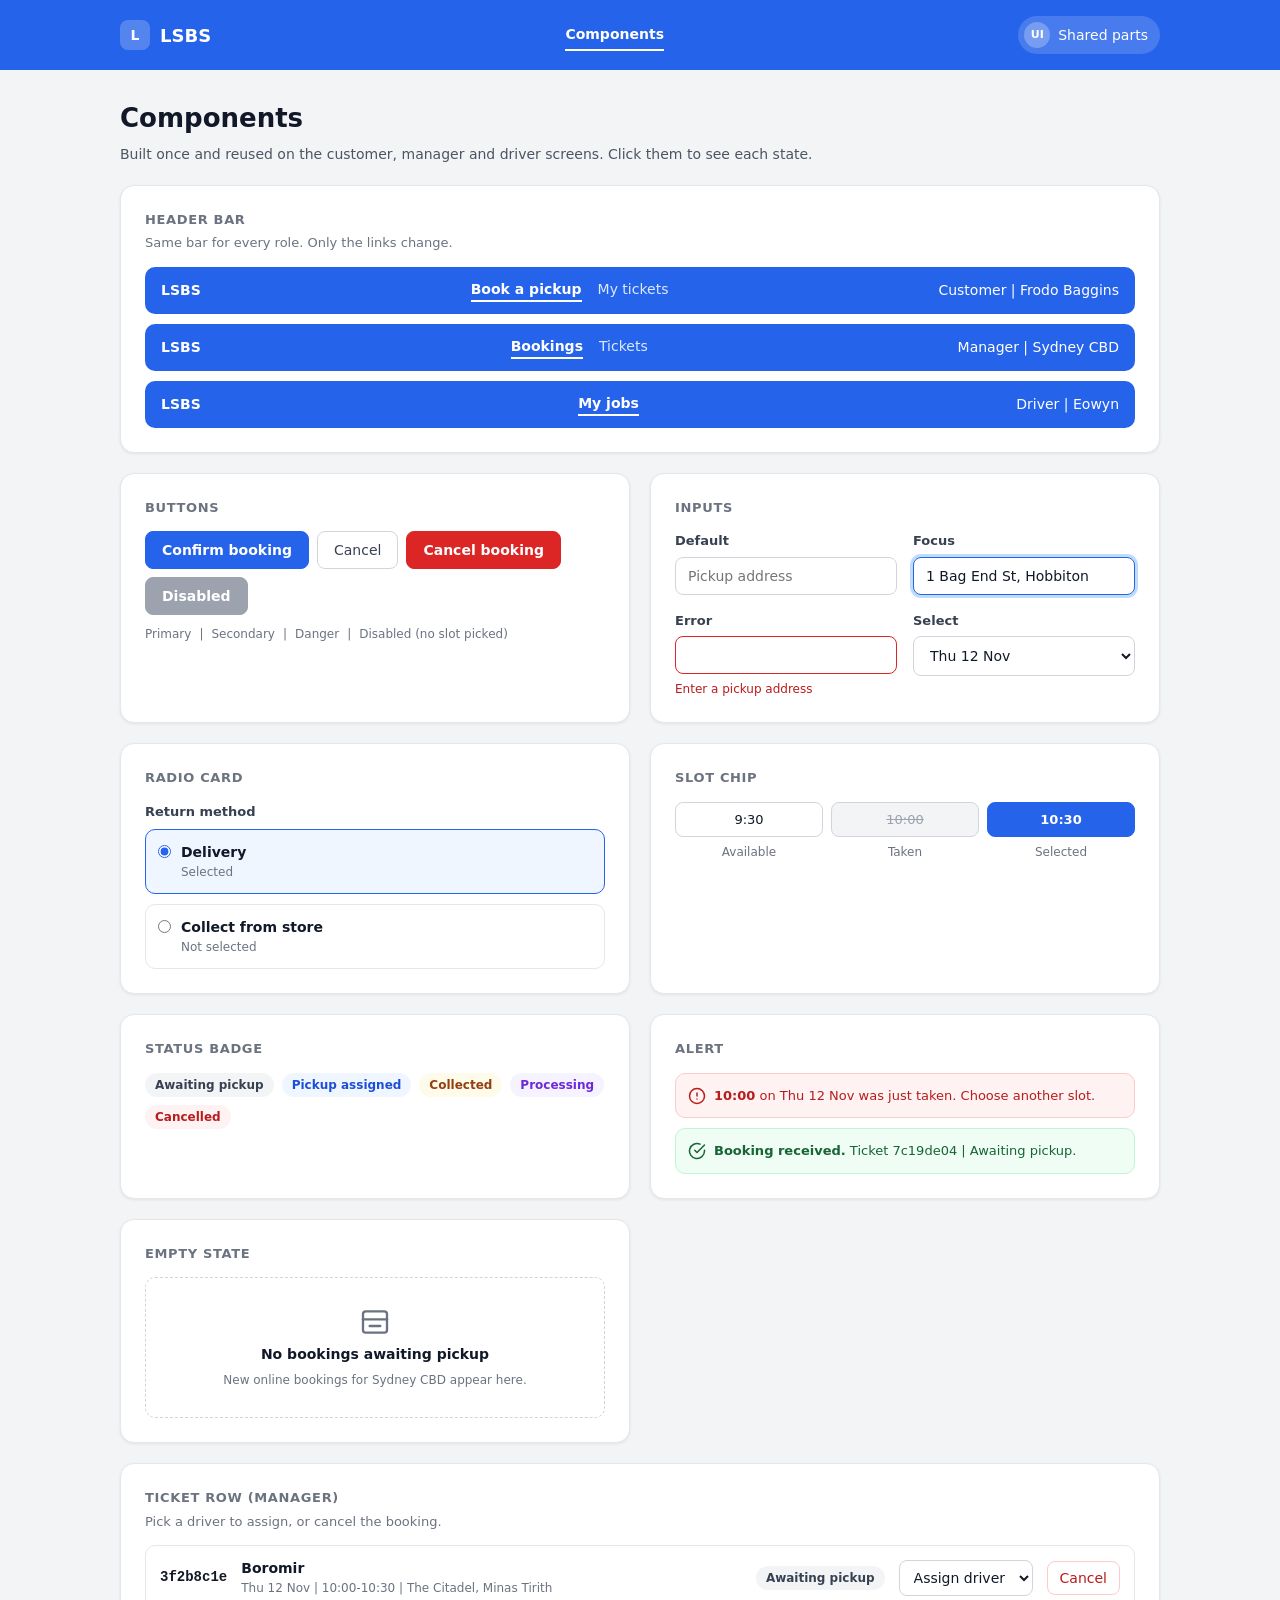
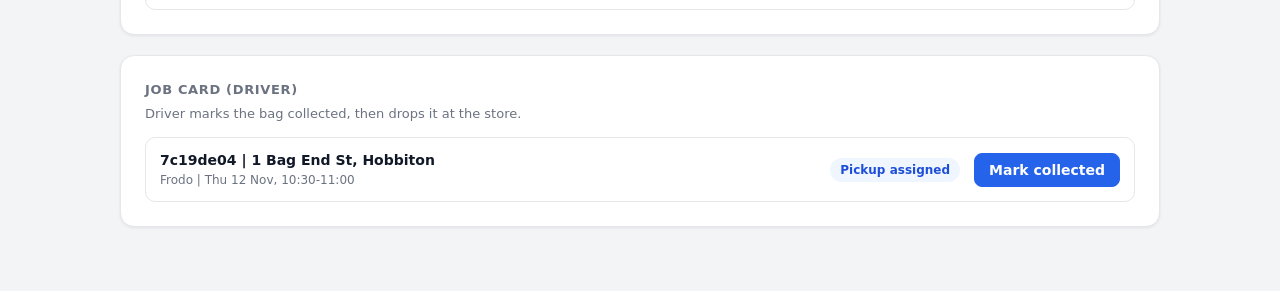
<file: docs/LSBS Hi-fi Components.html>
<!doctype html>
<html lang="en">
<head>
<meta charset="utf-8">
<meta name="viewport" content="width=device-width, initial-scale=1">
<title>Components | LSBS</title>
</head>
<body style="margin:0;font-family:system-ui,-apple-system,'Segoe UI',Roboto,Arial,sans-serif;background:#f3f4f6;color:#111827;line-height:1.5;">

<header style="background:#2563eb;color:#ffffff;padding:16px 24px;">
  <div style="max-width:1040px;margin:0 auto;display:flex;align-items:center;justify-content:space-between;gap:16px;flex-wrap:wrap;">
    <div style="display:flex;align-items:center;gap:10px;font-weight:700;font-size:18px;">
      <span aria-hidden="true" style="width:30px;height:30px;border-radius:8px;background:rgba(255,255,255,0.22);display:grid;place-items:center;font-size:14px;">L</span>
      <span>LSBS</span>
    </div>
    <nav aria-label="Main" style="display:flex;gap:20px;font-size:14px;">
      <a href="#top" aria-current="page" style="color:#ffffff;text-decoration:none;padding:4px 0;border-bottom:2px solid #ffffff;font-weight:600;">Components</a>
    </nav>
    <div style="display:flex;align-items:center;gap:8px;font-size:14px;background:rgba(255,255,255,0.16);padding:6px 12px 6px 6px;border-radius:999px;">
      <span aria-hidden="true" style="width:26px;height:26px;border-radius:50%;background:rgba(255,255,255,0.25);display:grid;place-items:center;font-size:11px;font-weight:700;">UI</span>
      <span>Shared parts</span>
    </div>
  </div>
</header>

<main id="top" style="max-width:1040px;margin:32px auto 64px;padding:0 20px;">
  <h1 style="margin:0 0 8px;font-size:26px;line-height:1.3;">Components</h1>
  <p style="margin:0 0 20px;color:#4b5563;font-size:14px;">Built once and reused on the customer, manager and driver screens. Click them to see each state.</p>

  <div style="display:grid;grid-template-columns:repeat(auto-fit,minmax(440px,1fr));gap:20px;">

    <!-- Header bar -->
    <section style="grid-column:1/-1;background:#ffffff;border:1px solid #e5e7eb;border-radius:14px;padding:24px;box-shadow:0 1px 3px rgba(17,24,39,0.08);">
      <h2 style="margin:0 0 4px;font-size:13px;font-weight:600;letter-spacing:0.05em;text-transform:uppercase;color:#6b7280;">Header bar</h2>
      <p style="margin:0 0 14px;font-size:13px;color:#6b7280;">Same bar for every role. Only the links change.</p>
      <div style="display:grid;gap:10px;">
        <div style="background:#2563eb;color:#ffffff;padding:12px 16px;border-radius:10px;display:flex;align-items:center;justify-content:space-between;gap:12px;flex-wrap:wrap;font-size:14px;">
          <strong>LSBS</strong>
          <span style="display:flex;gap:16px;"><span style="border-bottom:2px solid #ffffff;font-weight:600;">Book a pickup</span><span style="color:#dbeafe;">My tickets</span></span>
          <span>Customer | Frodo Baggins</span>
        </div>
        <div style="background:#2563eb;color:#ffffff;padding:12px 16px;border-radius:10px;display:flex;align-items:center;justify-content:space-between;gap:12px;flex-wrap:wrap;font-size:14px;">
          <strong>LSBS</strong>
          <span style="display:flex;gap:16px;"><span style="border-bottom:2px solid #ffffff;font-weight:600;">Bookings</span><span style="color:#dbeafe;">Tickets</span></span>
          <span>Manager | Sydney CBD</span>
        </div>
        <div style="background:#2563eb;color:#ffffff;padding:12px 16px;border-radius:10px;display:flex;align-items:center;justify-content:space-between;gap:12px;flex-wrap:wrap;font-size:14px;">
          <strong>LSBS</strong>
          <span style="display:flex;gap:16px;"><span style="border-bottom:2px solid #ffffff;font-weight:600;">My jobs</span></span>
          <span>Driver | Eowyn</span>
        </div>
      </div>
    </section>

    <!-- Buttons -->
    <section style="background:#ffffff;border:1px solid #e5e7eb;border-radius:14px;padding:24px;box-shadow:0 1px 3px rgba(17,24,39,0.08);">
      <h2 style="margin:0 0 14px;font-size:13px;font-weight:600;letter-spacing:0.05em;text-transform:uppercase;color:#6b7280;">Buttons</h2>
      <div style="display:flex;gap:8px;flex-wrap:wrap;margin-bottom:10px;">
        <button type="button" style="padding:10px 16px;border:1px solid #2563eb;border-radius:8px;background:#2563eb;color:#ffffff;font-size:14px;font-family:inherit;font-weight:600;cursor:pointer;">Confirm booking</button>
        <button type="button" style="padding:10px 16px;border:1px solid #d1d5db;border-radius:8px;background:#ffffff;color:#374151;font-size:14px;font-family:inherit;cursor:pointer;">Cancel</button>
        <button type="button" style="padding:10px 16px;border:1px solid #dc2626;border-radius:8px;background:#dc2626;color:#ffffff;font-size:14px;font-family:inherit;font-weight:600;cursor:pointer;">Cancel booking</button>
        <button type="button" disabled style="padding:10px 16px;border:1px solid #9ca3af;border-radius:8px;background:#9ca3af;color:#ffffff;font-size:14px;font-family:inherit;font-weight:600;cursor:not-allowed;">Disabled</button>
      </div>
      <div style="display:flex;gap:8px;flex-wrap:wrap;font-size:12px;color:#6b7280;">
        <span>Primary</span><span>|</span><span>Secondary</span><span>|</span><span>Danger</span><span>|</span><span>Disabled (no slot picked)</span>
      </div>
    </section>

    <!-- Inputs -->
    <section style="background:#ffffff;border:1px solid #e5e7eb;border-radius:14px;padding:24px;box-shadow:0 1px 3px rgba(17,24,39,0.08);">
      <h2 style="margin:0 0 14px;font-size:13px;font-weight:600;letter-spacing:0.05em;text-transform:uppercase;color:#6b7280;">Inputs</h2>
      <div style="display:grid;grid-template-columns:1fr 1fr;gap:16px;">
        <div>
          <label for="in-default" style="display:block;font-size:13px;font-weight:600;color:#374151;margin-bottom:6px;">Default</label>
          <input id="in-default" type="text" placeholder="Pickup address" style="width:100%;box-sizing:border-box;padding:10px 12px;border:1px solid #d1d5db;border-radius:8px;background:#ffffff;font-size:14px;font-family:inherit;color:#111827;">
        </div>
        <div>
          <label for="in-focus" style="display:block;font-size:13px;font-weight:600;color:#374151;margin-bottom:6px;">Focus</label>
          <input id="in-focus" type="text" value="1 Bag End St, Hobbiton" style="width:100%;box-sizing:border-box;padding:10px 12px;border:1px solid #2563eb;box-shadow:0 0 0 3px #bfdbfe;border-radius:8px;background:#ffffff;font-size:14px;font-family:inherit;color:#111827;outline:none;">
        </div>
        <div>
          <label for="in-error" style="display:block;font-size:13px;font-weight:600;color:#374151;margin-bottom:6px;">Error</label>
          <input id="in-error" type="text" aria-invalid="true" aria-describedby="in-error-msg" style="width:100%;box-sizing:border-box;padding:10px 12px;border:1px solid #dc2626;border-radius:8px;background:#ffffff;font-size:14px;font-family:inherit;color:#111827;">
          <span id="in-error-msg" style="display:block;margin-top:6px;font-size:12px;color:#b91c1c;">Enter a pickup address</span>
        </div>
        <div>
          <label for="in-select" style="display:block;font-size:13px;font-weight:600;color:#374151;margin-bottom:6px;">Select</label>
          <select id="in-select" style="width:100%;box-sizing:border-box;padding:10px 12px;border:1px solid #d1d5db;border-radius:8px;background:#ffffff;font-size:14px;font-family:inherit;color:#111827;">
            <option>Thu 12 Nov</option>
            <option>Fri 13 Nov</option>
          </select>
        </div>
      </div>
    </section>

    <!-- Radio cards -->
    <section style="background:#ffffff;border:1px solid #e5e7eb;border-radius:14px;padding:24px;box-shadow:0 1px 3px rgba(17,24,39,0.08);">
      <h2 style="margin:0 0 14px;font-size:13px;font-weight:600;letter-spacing:0.05em;text-transform:uppercase;color:#6b7280;">Radio card</h2>
      <fieldset style="border:0;padding:0;margin:0;">
        <legend style="padding:0;font-size:13px;font-weight:600;color:#374151;margin-bottom:8px;">Return method</legend>
        <div style="display:grid;gap:10px;">
          <label data-card style="display:flex;gap:10px;align-items:flex-start;padding:12px;border:1px solid #e5e7eb;border-radius:10px;background:#ffffff;cursor:pointer;">
            <input type="radio" name="demo-return" checked style="margin:3px 0 0;accent-color:#2563eb;">
            <span style="display:block;">
              <span style="display:block;font-size:14px;font-weight:600;">Delivery</span>
              <span style="display:block;font-size:12px;color:#6b7280;">Selected</span>
            </span>
          </label>
          <label data-card style="display:flex;gap:10px;align-items:flex-start;padding:12px;border:1px solid #e5e7eb;border-radius:10px;background:#ffffff;cursor:pointer;">
            <input type="radio" name="demo-return" style="margin:3px 0 0;accent-color:#2563eb;">
            <span style="display:block;">
              <span style="display:block;font-size:14px;font-weight:600;">Collect from store</span>
              <span style="display:block;font-size:12px;color:#6b7280;">Not selected</span>
            </span>
          </label>
        </div>
      </fieldset>
    </section>

    <!-- Slot chips -->
    <section style="background:#ffffff;border:1px solid #e5e7eb;border-radius:14px;padding:24px;box-shadow:0 1px 3px rgba(17,24,39,0.08);">
      <h2 style="margin:0 0 14px;font-size:13px;font-weight:600;letter-spacing:0.05em;text-transform:uppercase;color:#6b7280;">Slot chip</h2>
      <div id="slots" role="group" aria-label="Pickup slot" style="display:grid;grid-template-columns:repeat(3,1fr);gap:8px;">
        <button type="button" data-time="9:30" aria-pressed="false" style="padding:9px 4px;border:1px solid #d1d5db;border-radius:8px;background:#ffffff;color:#111827;font-size:13px;font-family:inherit;cursor:pointer;">9:30</button>
        <button type="button" data-time="10:00" data-taken aria-pressed="false" aria-label="10:00, taken" style="padding:9px 4px;border:1px solid #d1d5db;border-radius:8px;background:#f3f4f6;color:#9ca3af;font-size:13px;font-family:inherit;cursor:not-allowed;text-decoration:line-through;">10:00</button>
        <button type="button" data-time="10:30" aria-pressed="true" style="padding:9px 4px;border:1px solid #2563eb;border-radius:8px;background:#2563eb;color:#ffffff;font-size:13px;font-family:inherit;font-weight:600;cursor:pointer;">10:30</button>
      </div>
      <div style="display:grid;grid-template-columns:repeat(3,1fr);gap:8px;margin-top:6px;font-size:12px;color:#6b7280;text-align:center;">
        <span>Available</span><span>Taken</span><span>Selected</span>
      </div>
    </section>

    <!-- Status badges -->
    <section style="background:#ffffff;border:1px solid #e5e7eb;border-radius:14px;padding:24px;box-shadow:0 1px 3px rgba(17,24,39,0.08);">
      <h2 style="margin:0 0 14px;font-size:13px;font-weight:600;letter-spacing:0.05em;text-transform:uppercase;color:#6b7280;">Status badge</h2>
      <div style="display:flex;gap:8px;flex-wrap:wrap;">
        <span style="padding:3px 10px;border-radius:999px;background:#f3f4f6;color:#374151;font-size:12px;font-weight:600;">Awaiting pickup</span>
        <span style="padding:3px 10px;border-radius:999px;background:#eff6ff;color:#1d4ed8;font-size:12px;font-weight:600;">Pickup assigned</span>
        <span style="padding:3px 10px;border-radius:999px;background:#fffbeb;color:#92400e;font-size:12px;font-weight:600;">Collected</span>
        <span style="padding:3px 10px;border-radius:999px;background:#f5f3ff;color:#6d28d9;font-size:12px;font-weight:600;">Processing</span>
        <span style="padding:3px 10px;border-radius:999px;background:#fef2f2;color:#b91c1c;font-size:12px;font-weight:600;">Cancelled</span>
      </div>
    </section>

    <!-- Alerts -->
    <section style="background:#ffffff;border:1px solid #e5e7eb;border-radius:14px;padding:24px;box-shadow:0 1px 3px rgba(17,24,39,0.08);">
      <h2 style="margin:0 0 14px;font-size:13px;font-weight:600;letter-spacing:0.05em;text-transform:uppercase;color:#6b7280;">Alert</h2>
      <div role="alert" style="display:flex;align-items:flex-start;gap:8px;padding:12px;border:1px solid #fecaca;border-radius:10px;background:#fef2f2;color:#b91c1c;font-size:13px;margin-bottom:10px;">
        <svg aria-hidden="true" width="18" height="18" viewBox="0 0 24 24" fill="none" stroke="currentColor" stroke-width="2" stroke-linecap="round" stroke-linejoin="round" style="flex:none;margin-top:1px;"><circle cx="12" cy="12" r="10"></circle><line x1="12" y1="8" x2="12" y2="12"></line><line x1="12" y1="16" x2="12.01" y2="16"></line></svg>
        <span><strong id="err-time">10:00</strong> on Thu 12 Nov was just taken. Choose another slot.</span>
      </div>
      <div role="status" style="display:flex;align-items:flex-start;gap:8px;padding:12px;border:1px solid #bbf7d0;border-radius:10px;background:#f0fdf4;color:#166534;font-size:13px;">
        <svg aria-hidden="true" width="18" height="18" viewBox="0 0 24 24" fill="none" stroke="currentColor" stroke-width="2" stroke-linecap="round" stroke-linejoin="round" style="flex:none;margin-top:1px;"><path d="M22 11.08V12a10 10 0 1 1-5.93-9.14"></path><polyline points="22 4 12 14.01 9 11.01"></polyline></svg>
        <span><strong>Booking received.</strong> Ticket 7c19de04 | Awaiting pickup.</span>
      </div>
    </section>

    <!-- Empty state -->
    <section style="background:#ffffff;border:1px solid #e5e7eb;border-radius:14px;padding:24px;box-shadow:0 1px 3px rgba(17,24,39,0.08);">
      <h2 style="margin:0 0 14px;font-size:13px;font-weight:600;letter-spacing:0.05em;text-transform:uppercase;color:#6b7280;">Empty state</h2>
      <div style="display:flex;flex-direction:column;align-items:center;gap:6px;padding:28px 20px;border:1px dashed #d1d5db;border-radius:10px;text-align:center;">
        <svg aria-hidden="true" width="32" height="32" viewBox="0 0 24 24" fill="none" stroke="#6b7280" stroke-width="1.75" stroke-linecap="round" stroke-linejoin="round"><rect x="3" y="4" width="18" height="16" rx="2"></rect><line x1="3" y1="10" x2="21" y2="10"></line><line x1="8" y1="15" x2="16" y2="15"></line></svg>
        <span style="font-size:14px;font-weight:600;">No bookings awaiting pickup</span>
        <span style="font-size:12px;color:#6b7280;">New online bookings for Sydney CBD appear here.</span>
      </div>
    </section>

    <!-- Ticket row (manager) -->
    <section style="grid-column:1/-1;background:#ffffff;border:1px solid #e5e7eb;border-radius:14px;padding:24px;box-shadow:0 1px 3px rgba(17,24,39,0.08);">
      <h2 style="margin:0 0 4px;font-size:13px;font-weight:600;letter-spacing:0.05em;text-transform:uppercase;color:#6b7280;">Ticket row (manager)</h2>
      <p style="margin:0 0 14px;font-size:13px;color:#6b7280;">Pick a driver to assign, or cancel the booking.</p>
      <div id="m-row" style="display:flex;align-items:center;gap:14px;flex-wrap:wrap;padding:12px 14px;border:1px solid #e5e7eb;border-radius:10px;font-size:14px;">
        <span style="font-family:ui-monospace,Menlo,Consolas,monospace;font-weight:600;">3f2b8c1e</span>
        <span style="flex:1 1 200px;min-width:0;">
          <span style="display:block;font-weight:600;">Boromir</span>
          <span style="display:block;font-size:12px;color:#6b7280;">Thu 12 Nov | 10:00-10:30 | The Citadel, Minas Tirith</span>
        </span>
        <span id="m-badge" style="padding:3px 10px;border-radius:999px;background:#f3f4f6;color:#374151;font-size:12px;font-weight:600;">Awaiting pickup</span>
        <select id="m-driver" aria-label="Assign driver" style="padding:8px 10px;border:1px solid #d1d5db;border-radius:8px;background:#ffffff;font-size:14px;font-family:inherit;color:#111827;">
          <option value="">Assign driver</option>
          <option value="Eowyn">Eowyn</option>
        </select>
        <button type="button" id="m-cancel" style="padding:8px 12px;border:1px solid #fecaca;border-radius:8px;background:#ffffff;color:#b91c1c;font-size:14px;font-family:inherit;cursor:pointer;">Cancel</button>
      </div>
    </section>

    <!-- Job card (driver) -->
    <section style="grid-column:1/-1;background:#ffffff;border:1px solid #e5e7eb;border-radius:14px;padding:24px;box-shadow:0 1px 3px rgba(17,24,39,0.08);">
      <h2 style="margin:0 0 4px;font-size:13px;font-weight:600;letter-spacing:0.05em;text-transform:uppercase;color:#6b7280;">Job card (driver)</h2>
      <p style="margin:0 0 14px;font-size:13px;color:#6b7280;">Driver marks the bag collected, then drops it at the store.</p>
      <div style="display:flex;align-items:center;gap:14px;flex-wrap:wrap;padding:12px 14px;border:1px solid #e5e7eb;border-radius:10px;font-size:14px;">
        <span style="flex:1 1 200px;min-width:0;">
          <span style="display:block;font-weight:600;">7c19de04 | 1 Bag End St, Hobbiton</span>
          <span style="display:block;font-size:12px;color:#6b7280;">Frodo | Thu 12 Nov, 10:30-11:00</span>
        </span>
        <span id="d-badge" style="padding:3px 10px;border-radius:999px;background:#eff6ff;color:#1d4ed8;font-size:12px;font-weight:600;">Pickup assigned</span>
        <button type="button" id="d-action" style="padding:8px 14px;border:1px solid #2563eb;border-radius:8px;background:#2563eb;color:#ffffff;font-size:14px;font-family:inherit;font-weight:600;cursor:pointer;">Mark collected</button>
      </div>
    </section>

  </div>
</main>

<script>
(function () {
  var badges = {
    'Awaiting pickup': ['#f3f4f6', '#374151'],
    'Pickup assigned': ['#eff6ff', '#1d4ed8'],
    'Collected': ['#fffbeb', '#92400e'],
    'Processing': ['#f5f3ff', '#6d28d9'],
    'Cancelled': ['#fef2f2', '#b91c1c']
  };

  function setBadge(el, status) {
    el.textContent = status;
    el.style.background = badges[status][0];
    el.style.color = badges[status][1];
  }

  // Radio cards
  var cards = document.querySelectorAll('label[data-card]');
  function paintCards() {
    cards.forEach(function (label) {
      var on = label.querySelector('input').checked;
      label.style.borderColor = on ? '#2563eb' : '#e5e7eb';
      label.style.background = on ? '#eff6ff' : '#ffffff';
    });
  }
  cards.forEach(function (label) {
    label.querySelector('input').addEventListener('change', paintCards);
  });
  paintCards();

  // Slot chips
  var slots = document.querySelectorAll('#slots button');
  var errTime = document.getElementById('err-time');
  slots.forEach(function (b) {
    b.addEventListener('click', function () {
      if (b.hasAttribute('data-taken')) {
        errTime.textContent = b.getAttribute('data-time');
        return;
      }
      slots.forEach(function (o) {
        if (o.hasAttribute('data-taken')) return;
        var on = o === b;
        o.setAttribute('aria-pressed', on ? 'true' : 'false');
        o.style.background = on ? '#2563eb' : '#ffffff';
        o.style.color = on ? '#ffffff' : '#111827';
        o.style.borderColor = on ? '#2563eb' : '#d1d5db';
        o.style.fontWeight = on ? '600' : '400';
      });
    });
  });

  // Manager ticket row
  var mBadge = document.getElementById('m-badge');
  var mDriver = document.getElementById('m-driver');
  var mCancel = document.getElementById('m-cancel');
  mDriver.addEventListener('change', function () {
    setBadge(mBadge, mDriver.value ? 'Pickup assigned' : 'Awaiting pickup');
  });
  mCancel.addEventListener('click', function () {
    setBadge(mBadge, 'Cancelled');
    mDriver.disabled = true;
    mCancel.disabled = true;
    mCancel.style.cursor = 'not-allowed';
    mCancel.style.opacity = '0.5';
  });

  // Driver job card
  var dBadge = document.getElementById('d-badge');
  var dAction = document.getElementById('d-action');
  dAction.addEventListener('click', function () {
    if (dBadge.textContent === 'Pickup assigned') {
      setBadge(dBadge, 'Collected');
      dAction.textContent = 'Drop at store';
    } else if (dBadge.textContent === 'Collected') {
      setBadge(dBadge, 'Processing');
      dAction.textContent = 'Done';
      dAction.disabled = true;
      dAction.style.background = '#9ca3af';
      dAction.style.borderColor = '#9ca3af';
      dAction.style.cursor = 'not-allowed';
    }
  });
})();
</script>

</body>
</html>
</file>
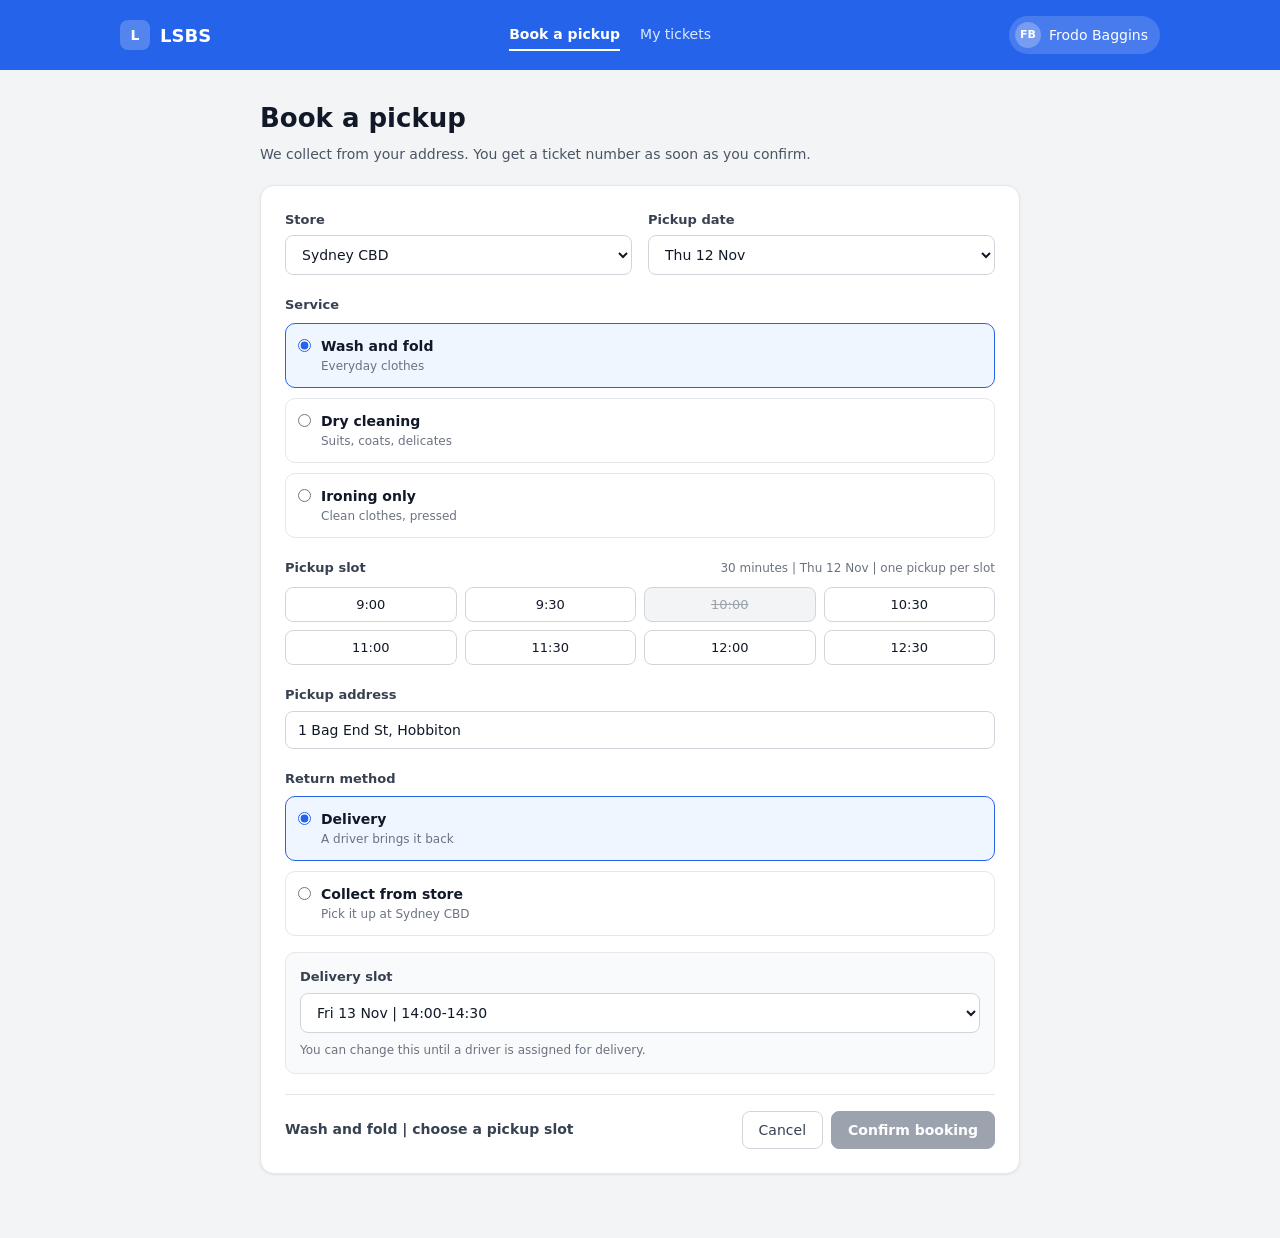
<file: docs/LSBS Hi-fi Wireframe Customer.html>
<!doctype html>
<html lang="en">
<head>
<meta charset="utf-8">
<meta name="viewport" content="width=device-width, initial-scale=1">
<title>Book a pickup | LSBS</title>
</head>
<body style="margin:0;font-family:system-ui,-apple-system,'Segoe UI',Roboto,Arial,sans-serif;background:#f3f4f6;color:#111827;line-height:1.5;">

<header style="background:#2563eb;color:#ffffff;padding:16px 24px;">
  <div style="max-width:1040px;margin:0 auto;display:flex;align-items:center;justify-content:space-between;gap:16px;flex-wrap:wrap;">
    <div style="display:flex;align-items:center;gap:10px;font-weight:700;font-size:18px;">
      <span aria-hidden="true" style="width:30px;height:30px;border-radius:8px;background:rgba(255,255,255,0.22);display:grid;place-items:center;font-size:14px;">L</span>
      <span>LSBS</span>
    </div>
    <nav aria-label="Main" style="display:flex;gap:20px;font-size:14px;">
      <a href="#book" aria-current="page" style="color:#ffffff;text-decoration:none;padding:4px 0;border-bottom:2px solid #ffffff;font-weight:600;">Book a pickup</a>
      <a href="#book" style="color:#dbeafe;text-decoration:none;padding:4px 0;border-bottom:2px solid transparent;">My tickets</a>
    </nav>
    <div style="display:flex;align-items:center;gap:8px;font-size:14px;background:rgba(255,255,255,0.16);padding:6px 12px 6px 6px;border-radius:999px;">
      <span aria-hidden="true" style="width:26px;height:26px;border-radius:50%;background:rgba(255,255,255,0.25);display:grid;place-items:center;font-size:11px;font-weight:700;">FB</span>
      <span>Frodo Baggins</span>
    </div>
  </div>
</header>

<main id="book" style="max-width:760px;margin:32px auto 64px;padding:0 20px;">
  <h1 style="margin:0 0 8px;font-size:26px;line-height:1.3;">Book a pickup</h1>
  <p style="margin:0 0 20px;color:#4b5563;font-size:14px;">We collect from your address. You get a ticket number as soon as you confirm.</p>

  <div style="background:#ffffff;border:1px solid #e5e7eb;border-radius:14px;padding:24px;box-shadow:0 1px 3px rgba(17,24,39,0.08);">

    <div style="display:grid;grid-template-columns:1fr 1fr;gap:16px;margin-bottom:20px;">
      <div>
        <label for="store" style="display:block;font-size:13px;font-weight:600;color:#374151;margin-bottom:6px;">Store</label>
        <select id="store" style="width:100%;box-sizing:border-box;padding:10px 12px;border:1px solid #d1d5db;border-radius:8px;background:#ffffff;font-size:14px;font-family:inherit;color:#111827;">
          <option>Sydney CBD</option>
        </select>
      </div>
      <div>
        <label for="date" style="display:block;font-size:13px;font-weight:600;color:#374151;margin-bottom:6px;">Pickup date</label>
        <select id="date" style="width:100%;box-sizing:border-box;padding:10px 12px;border:1px solid #d1d5db;border-radius:8px;background:#ffffff;font-size:14px;font-family:inherit;color:#111827;">
          <option>Thu 12 Nov</option>
          <option>Fri 13 Nov</option>
          <option>Sat 14 Nov</option>
        </select>
      </div>
    </div>

    <fieldset style="border:0;padding:0;margin:0 0 20px;">
      <legend style="padding:0;font-size:13px;font-weight:600;color:#374151;margin-bottom:8px;">Service</legend>
      <div style="display:grid;gap:10px;">
        <label data-card style="display:flex;gap:10px;align-items:flex-start;padding:12px;border:1px solid #e5e7eb;border-radius:10px;background:#ffffff;cursor:pointer;">
          <input type="radio" name="service" value="wash" data-name="Wash and fold" checked style="margin:3px 0 0;accent-color:#2563eb;">
          <span style="display:block;">
            <span style="display:block;font-size:14px;font-weight:600;">Wash and fold</span>
            <span style="display:block;font-size:12px;color:#6b7280;">Everyday clothes</span>
          </span>
        </label>
        <label data-card style="display:flex;gap:10px;align-items:flex-start;padding:12px;border:1px solid #e5e7eb;border-radius:10px;background:#ffffff;cursor:pointer;">
          <input type="radio" name="service" value="dry" data-name="Dry cleaning" style="margin:3px 0 0;accent-color:#2563eb;">
          <span style="display:block;">
            <span style="display:block;font-size:14px;font-weight:600;">Dry cleaning</span>
            <span style="display:block;font-size:12px;color:#6b7280;">Suits, coats, delicates</span>
          </span>
        </label>
        <label data-card style="display:flex;gap:10px;align-items:flex-start;padding:12px;border:1px solid #e5e7eb;border-radius:10px;background:#ffffff;cursor:pointer;">
          <input type="radio" name="service" value="iron" data-name="Ironing only" style="margin:3px 0 0;accent-color:#2563eb;">
          <span style="display:block;">
            <span style="display:block;font-size:14px;font-weight:600;">Ironing only</span>
            <span style="display:block;font-size:12px;color:#6b7280;">Clean clothes, pressed</span>
          </span>
        </label>
      </div>
    </fieldset>

    <div style="margin-bottom:20px;">
      <div style="display:flex;align-items:baseline;justify-content:space-between;gap:12px;flex-wrap:wrap;margin-bottom:10px;">
        <span id="slot-label" style="font-size:13px;font-weight:600;color:#374151;">Pickup slot</span>
        <span id="slot-hint" style="font-size:12px;color:#6b7280;">30 minutes | Thu 12 Nov | one pickup per slot</span>
      </div>

      <div id="slots" role="group" aria-labelledby="slot-label" style="display:grid;grid-template-columns:repeat(4,1fr);gap:8px;">
        <button type="button" data-time="9:00" aria-pressed="false" aria-label="9:00" style="padding:9px 4px;border:1px solid #d1d5db;border-radius:8px;background:#ffffff;color:#111827;font-size:13px;font-family:inherit;cursor:pointer;">9:00</button>
        <button type="button" data-time="9:30" aria-pressed="false" aria-label="9:30" style="padding:9px 4px;border:1px solid #d1d5db;border-radius:8px;background:#ffffff;color:#111827;font-size:13px;font-family:inherit;cursor:pointer;">9:30</button>
        <button type="button" data-time="10:00" aria-pressed="false" aria-label="10:00, taken" style="padding:9px 4px;border:1px solid #d1d5db;border-radius:8px;background:#f3f4f6;color:#9ca3af;font-size:13px;font-family:inherit;cursor:not-allowed;text-decoration:line-through;">10:00</button>
        <button type="button" data-time="10:30" aria-pressed="false" aria-label="10:30" style="padding:9px 4px;border:1px solid #d1d5db;border-radius:8px;background:#ffffff;color:#111827;font-size:13px;font-family:inherit;cursor:pointer;">10:30</button>
        <button type="button" data-time="11:00" aria-pressed="false" aria-label="11:00" style="padding:9px 4px;border:1px solid #d1d5db;border-radius:8px;background:#ffffff;color:#111827;font-size:13px;font-family:inherit;cursor:pointer;">11:00</button>
        <button type="button" data-time="11:30" aria-pressed="false" aria-label="11:30" style="padding:9px 4px;border:1px solid #d1d5db;border-radius:8px;background:#ffffff;color:#111827;font-size:13px;font-family:inherit;cursor:pointer;">11:30</button>
        <button type="button" data-time="12:00" aria-pressed="false" aria-label="12:00" style="padding:9px 4px;border:1px solid #d1d5db;border-radius:8px;background:#ffffff;color:#111827;font-size:13px;font-family:inherit;cursor:pointer;">12:00</button>
        <button type="button" data-time="12:30" aria-pressed="false" aria-label="12:30" style="padding:9px 4px;border:1px solid #d1d5db;border-radius:8px;background:#ffffff;color:#111827;font-size:13px;font-family:inherit;cursor:pointer;">12:30</button>
      </div>

      <div id="slot-error" role="alert" style="display:none;margin-top:12px;align-items:flex-start;gap:8px;padding:12px;border:1px solid #fecaca;border-radius:10px;background:#fef2f2;color:#b91c1c;font-size:13px;">
        <svg aria-hidden="true" width="18" height="18" viewBox="0 0 24 24" fill="none" stroke="currentColor" stroke-width="2" stroke-linecap="round" stroke-linejoin="round" style="flex:none;margin-top:1px;"><circle cx="12" cy="12" r="10"></circle><line x1="12" y1="8" x2="12" y2="12"></line><line x1="12" y1="16" x2="12.01" y2="16"></line></svg>
        <span><strong id="slot-error-time">10:00</strong> on <span id="slot-error-date">Thu 12 Nov</span> was just taken. Choose another slot.</span>
      </div>
    </div>

    <div style="margin-bottom:20px;">
      <label for="address" style="display:block;font-size:13px;font-weight:600;color:#374151;margin-bottom:6px;">Pickup address</label>
      <input id="address" type="text" value="1 Bag End St, Hobbiton" style="width:100%;box-sizing:border-box;padding:10px 12px;border:1px solid #d1d5db;border-radius:8px;background:#ffffff;font-size:14px;font-family:inherit;color:#111827;">
    </div>

    <fieldset style="border:0;padding:0;margin:0 0 20px;">
      <legend style="padding:0;font-size:13px;font-weight:600;color:#374151;margin-bottom:8px;">Return method</legend>
      <div style="display:grid;gap:10px;">
        <label data-card style="display:flex;gap:10px;align-items:flex-start;padding:12px;border:1px solid #e5e7eb;border-radius:10px;background:#ffffff;cursor:pointer;">
          <input type="radio" name="return" value="delivery" checked style="margin:3px 0 0;accent-color:#2563eb;">
          <span style="display:block;">
            <span style="display:block;font-size:14px;font-weight:600;">Delivery</span>
            <span style="display:block;font-size:12px;color:#6b7280;">A driver brings it back</span>
          </span>
        </label>
        <label data-card style="display:flex;gap:10px;align-items:flex-start;padding:12px;border:1px solid #e5e7eb;border-radius:10px;background:#ffffff;cursor:pointer;">
          <input type="radio" name="return" value="collect" style="margin:3px 0 0;accent-color:#2563eb;">
          <span style="display:block;">
            <span style="display:block;font-size:14px;font-weight:600;">Collect from store</span>
            <span style="display:block;font-size:12px;color:#6b7280;">Pick it up at Sydney CBD</span>
          </span>
        </label>
      </div>

      <div id="delivery-block" style="margin-top:16px;padding:14px;border:1px solid #e5e7eb;border-radius:10px;background:#f9fafb;">
        <label for="delivery" style="display:block;font-size:13px;font-weight:600;color:#374151;margin-bottom:6px;">Delivery slot</label>
        <select id="delivery" style="width:100%;box-sizing:border-box;padding:10px 12px;border:1px solid #d1d5db;border-radius:8px;background:#ffffff;font-size:14px;font-family:inherit;color:#111827;">
          <option>Fri 13 Nov | 14:00-14:30</option>
          <option>Fri 13 Nov | 14:30-15:00</option>
          <option>Fri 13 Nov | 15:00-15:30</option>
        </select>
        <span style="display:block;margin-top:8px;font-size:12px;color:#6b7280;">You can change this until a driver is assigned for delivery.</span>
      </div>
    </fieldset>

    <div id="slot-ok" role="status" style="display:none;margin-bottom:20px;align-items:flex-start;gap:8px;padding:12px;border:1px solid #bbf7d0;border-radius:10px;background:#f0fdf4;color:#166534;font-size:13px;">
      <svg aria-hidden="true" width="18" height="18" viewBox="0 0 24 24" fill="none" stroke="currentColor" stroke-width="2" stroke-linecap="round" stroke-linejoin="round" style="flex:none;margin-top:1px;"><path d="M22 11.08V12a10 10 0 1 1-5.93-9.14"></path><polyline points="22 4 12 14.01 9 11.01"></polyline></svg>
      <span><strong>Booking received.</strong> Ticket 7c19de04 | Awaiting pickup. A manager will assign a driver. <a href="#book" style="color:#15803d;">Track my ticket</a></span>
    </div>

    <div style="display:flex;align-items:center;justify-content:space-between;gap:12px;flex-wrap:wrap;border-top:1px solid #e5e7eb;padding-top:16px;">
      <span id="summary" style="font-size:14px;font-weight:600;color:#374151;">Wash and fold | choose a pickup slot</span>
      <div style="display:flex;gap:8px;">
        <button type="button" id="cancel" style="padding:10px 16px;border:1px solid #d1d5db;border-radius:8px;background:#ffffff;color:#374151;font-size:14px;font-family:inherit;cursor:pointer;">Cancel</button>
        <button type="button" id="confirm" disabled style="padding:10px 16px;border:1px solid #9ca3af;border-radius:8px;background:#9ca3af;color:#ffffff;font-size:14px;font-family:inherit;font-weight:600;cursor:not-allowed;">Confirm booking</button>
      </div>
    </div>

  </div>
</main>

<script>
(function () {
  var taken = { '10:00': true };
  var date = document.getElementById('date');
  var hint = document.getElementById('slot-hint');
  var summary = document.getElementById('summary');
  var confirmBtn = document.getElementById('confirm');
  var cancelBtn = document.getElementById('cancel');
  var errorBox = document.getElementById('slot-error');
  var errorTime = document.getElementById('slot-error-time');
  var errorDate = document.getElementById('slot-error-date');
  var okBox = document.getElementById('slot-ok');
  var deliveryBlock = document.getElementById('delivery-block');
  var slots = document.querySelectorAll('#slots button');
  var cards = document.querySelectorAll('label[data-card]');
  var slot = null;

  function paint() {
    cards.forEach(function (label) {
      var on = label.querySelector('input').checked;
      label.style.borderColor = on ? '#2563eb' : '#e5e7eb';
      label.style.background = on ? '#eff6ff' : '#ffffff';
    });

    slots.forEach(function (b) {
      var t = b.getAttribute('data-time');
      var isTaken = taken[t] === true;
      var isOn = slot === t;
      b.setAttribute('aria-pressed', isOn ? 'true' : 'false');
      b.style.background = isTaken ? '#f3f4f6' : (isOn ? '#2563eb' : '#ffffff');
      b.style.color = isTaken ? '#9ca3af' : (isOn ? '#ffffff' : '#111827');
      b.style.borderColor = isOn ? '#2563eb' : '#d1d5db';
      b.style.textDecoration = isTaken ? 'line-through' : 'none';
      b.style.cursor = isTaken ? 'not-allowed' : 'pointer';
      b.style.fontWeight = isOn ? '600' : '400';
    });

    var svc = document.querySelector('input[name="service"]:checked');
    summary.textContent = slot
      ? svc.getAttribute('data-name') + ' | pickup ' + slot + ', ' + date.value
      : svc.getAttribute('data-name') + ' | choose a pickup slot';

    confirmBtn.disabled = !slot;
    confirmBtn.style.background = slot ? '#2563eb' : '#9ca3af';
    confirmBtn.style.borderColor = slot ? '#2563eb' : '#9ca3af';
    confirmBtn.style.cursor = slot ? 'pointer' : 'not-allowed';

    deliveryBlock.style.display = document.querySelector('input[name="return"]:checked').value === 'delivery' ? 'block' : 'none';
    hint.textContent = '30 minutes | ' + date.value + ' | one pickup per slot';
  }

  slots.forEach(function (b) {
    b.addEventListener('click', function () {
      var t = b.getAttribute('data-time');
      if (taken[t] === true) {
        slot = null;
        errorTime.textContent = t;
        errorDate.textContent = date.value;
        errorBox.style.display = 'flex';
        okBox.style.display = 'none';
      } else {
        slot = t;
        errorBox.style.display = 'none';
      }
      paint();
    });
  });

  cards.forEach(function (label) {
    label.querySelector('input').addEventListener('change', paint);
  });

  date.addEventListener('change', paint);

  confirmBtn.addEventListener('click', function () {
    if (!slot) return;
    okBox.style.display = 'flex';
    okBox.scrollIntoView({ block: 'nearest' });
  });

  cancelBtn.addEventListener('click', function () {
    slot = null;
    document.querySelector('input[name="service"][value="wash"]').checked = true;
    document.querySelector('input[name="return"][value="delivery"]').checked = true;
    document.getElementById('address').value = '1 Bag End St, Hobbiton';
    errorBox.style.display = 'none';
    okBox.style.display = 'none';
    paint();
  });

  paint();
})();
</script>

</body>
</html>
</file>
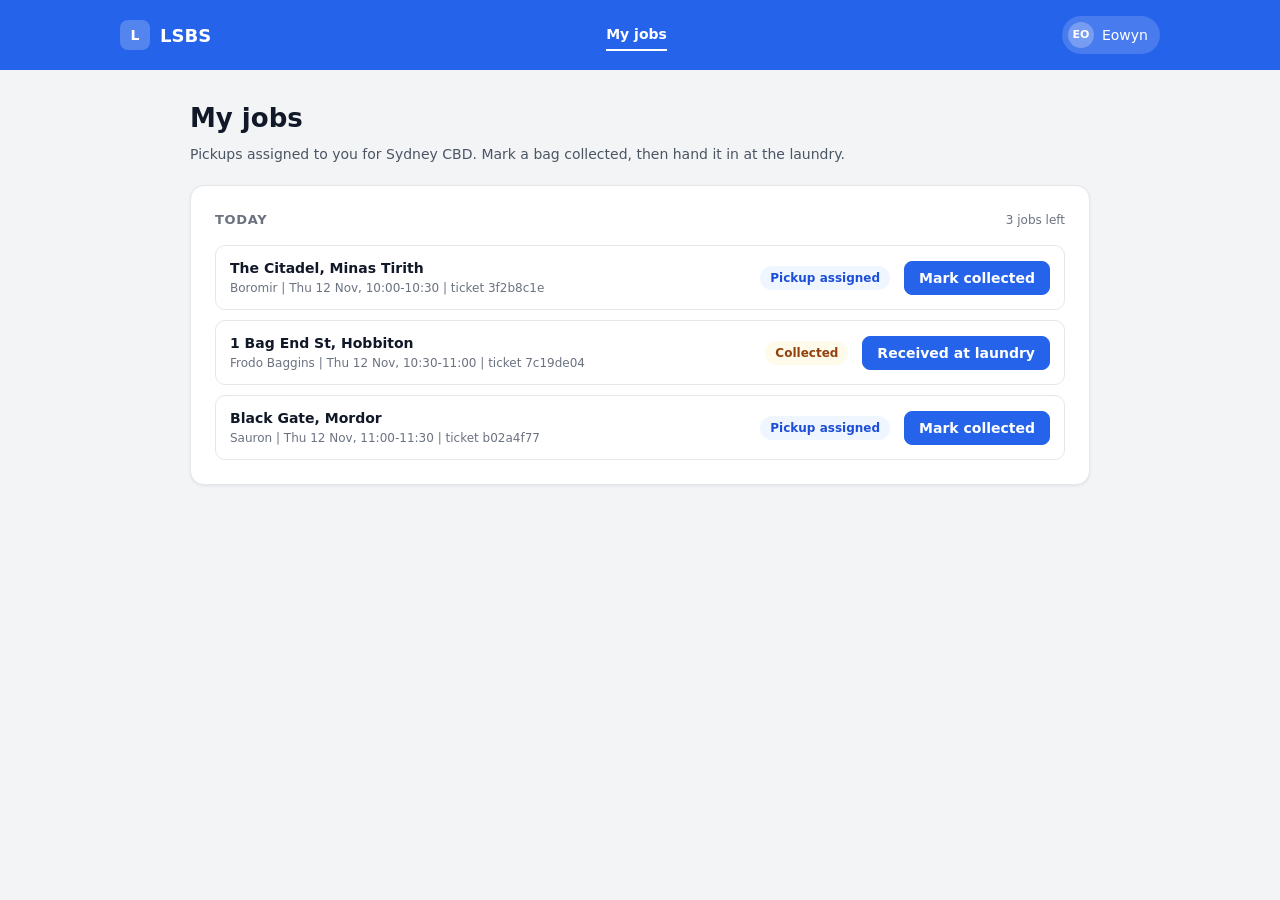
<file: docs/LSBS Hi-fi Wireframe Driver.html>
<!doctype html>
<html lang="en">
<head>
<meta charset="utf-8">
<meta name="viewport" content="width=device-width, initial-scale=1">
<title>My jobs · LSBS Driver</title>
</head>
<body style="margin:0;font-family:system-ui,-apple-system,'Segoe UI',Roboto,Arial,sans-serif;background:#f3f4f6;color:#111827;line-height:1.5;">

<header style="background:#2563eb;color:#ffffff;padding:16px 24px;">
  <div style="max-width:1040px;margin:0 auto;display:flex;align-items:center;justify-content:space-between;gap:16px;flex-wrap:wrap;">
    <div style="display:flex;align-items:center;gap:10px;font-weight:700;font-size:18px;">
      <span aria-hidden="true" style="width:30px;height:30px;border-radius:8px;background:rgba(255,255,255,0.22);display:grid;place-items:center;font-size:14px;">L</span>
      <span>LSBS</span>
    </div>
    <nav aria-label="Main" style="display:flex;gap:20px;font-size:14px;">
      <a href="#jobs" aria-current="page" style="color:#ffffff;text-decoration:none;padding:4px 0;border-bottom:2px solid #ffffff;font-weight:600;">My jobs</a>
    </nav>
    <div style="display:flex;align-items:center;gap:8px;font-size:14px;background:rgba(255,255,255,0.16);padding:6px 12px 6px 6px;border-radius:999px;">
      <span aria-hidden="true" style="width:26px;height:26px;border-radius:50%;background:rgba(255,255,255,0.25);display:grid;place-items:center;font-size:11px;font-weight:700;">EO</span>
      <span>Eowyn</span>
    </div>
  </div>
</header>

<main id="jobs" style="max-width:900px;margin:32px auto 64px;padding:0 20px;">
  <h1 style="margin:0 0 8px;font-size:26px;line-height:1.3;">My jobs</h1>
  <p style="margin:0 0 20px;color:#4b5563;font-size:14px;">Pickups assigned to you for Sydney CBD. Mark a bag collected, then hand it in at the laundry.</p>

  <div id="flash" role="status" style="display:none;align-items:flex-start;gap:8px;padding:12px;border:1px solid #bbf7d0;border-radius:10px;background:#f0fdf4;color:#166534;font-size:13px;margin-bottom:16px;">
    <svg aria-hidden="true" width="18" height="18" viewBox="0 0 24 24" fill="none" stroke="currentColor" stroke-width="2" stroke-linecap="round" stroke-linejoin="round" style="flex:none;margin-top:1px;"><path d="M22 11.08V12a10 10 0 1 1-5.93-9.14"></path><polyline points="22 4 12 14.01 9 11.01"></polyline></svg>
    <span id="flash-text"></span>
  </div>

  <section style="background:#ffffff;border:1px solid #e5e7eb;border-radius:14px;padding:24px;box-shadow:0 1px 3px rgba(17,24,39,0.08);">
    <div style="display:flex;align-items:center;justify-content:space-between;gap:12px;flex-wrap:wrap;margin-bottom:16px;">
      <h2 style="margin:0;font-size:13px;font-weight:600;letter-spacing:0.05em;text-transform:uppercase;color:#6b7280;">Today</h2>
      <span id="count" style="font-size:12px;color:#6b7280;">3 jobs left</span>
    </div>

    <div id="rows" style="display:grid;gap:10px;">

      <div class="job" data-ticket="3f2b8c1e" style="display:flex;align-items:center;gap:14px;flex-wrap:wrap;padding:12px 14px;border:1px solid #e5e7eb;border-radius:10px;font-size:14px;">
        <span style="flex:1 1 240px;min-width:0;">
          <span style="display:block;font-weight:600;">The Citadel, Minas Tirith</span>
          <span style="display:block;font-size:12px;color:#6b7280;">Boromir | Thu 12 Nov, 10:00-10:30 | ticket 3f2b8c1e</span>
        </span>
        <span class="badge" style="padding:3px 10px;border-radius:999px;background:#eff6ff;color:#1d4ed8;font-size:12px;font-weight:600;">Pickup assigned</span>
        <button type="button" class="action" style="padding:8px 14px;border:1px solid #2563eb;border-radius:8px;background:#2563eb;color:#ffffff;font-size:14px;font-family:inherit;font-weight:600;cursor:pointer;">Mark collected</button>
      </div>

      <div class="job" data-ticket="7c19de04" style="display:flex;align-items:center;gap:14px;flex-wrap:wrap;padding:12px 14px;border:1px solid #e5e7eb;border-radius:10px;font-size:14px;">
        <span style="flex:1 1 240px;min-width:0;">
          <span style="display:block;font-weight:600;">1 Bag End St, Hobbiton</span>
          <span style="display:block;font-size:12px;color:#6b7280;">Frodo Baggins | Thu 12 Nov, 10:30-11:00 | ticket 7c19de04</span>
        </span>
        <span class="badge" style="padding:3px 10px;border-radius:999px;background:#fffbeb;color:#92400e;font-size:12px;font-weight:600;">Collected</span>
        <button type="button" class="action" style="padding:8px 14px;border:1px solid #2563eb;border-radius:8px;background:#2563eb;color:#ffffff;font-size:14px;font-family:inherit;font-weight:600;cursor:pointer;">Received at laundry</button>
      </div>

      <div class="job" data-ticket="b02a4f77" style="display:flex;align-items:center;gap:14px;flex-wrap:wrap;padding:12px 14px;border:1px solid #e5e7eb;border-radius:10px;font-size:14px;">
        <span style="flex:1 1 240px;min-width:0;">
          <span style="display:block;font-weight:600;">Black Gate, Mordor</span>
          <span style="display:block;font-size:12px;color:#6b7280;">Sauron | Thu 12 Nov, 11:00-11:30 | ticket b02a4f77</span>
        </span>
        <span class="badge" style="padding:3px 10px;border-radius:999px;background:#eff6ff;color:#1d4ed8;font-size:12px;font-weight:600;">Pickup assigned</span>
        <button type="button" class="action" style="padding:8px 14px;border:1px solid #2563eb;border-radius:8px;background:#2563eb;color:#ffffff;font-size:14px;font-family:inherit;font-weight:600;cursor:pointer;">Mark collected</button>
      </div>

    </div>

    <div id="empty" style="display:none;flex-direction:column;align-items:center;gap:6px;padding:28px 20px;border:1px dashed #d1d5db;border-radius:10px;text-align:center;">
      <svg aria-hidden="true" width="32" height="32" viewBox="0 0 24 24" fill="none" stroke="#6b7280" stroke-width="1.75" stroke-linecap="round" stroke-linejoin="round"><rect x="3" y="4" width="18" height="16" rx="2"></rect><line x1="3" y1="10" x2="21" y2="10"></line><line x1="8" y1="15" x2="16" y2="15"></line></svg>
      <span style="font-size:14px;font-weight:600;">No jobs left today</span>
      <span style="font-size:12px;color:#6b7280;">Assigned pickups for Sydney CBD appear here.</span>
    </div>

  </section>
</main>

<script>
(function () {
  var badges = {
    'Pickup assigned': ['#eff6ff', '#1d4ed8'],
    'Collected': ['#fffbeb', '#92400e'],
    'Processing': ['#f5f3ff', '#6d28d9']
  };
  var jobs = document.querySelectorAll('.job');
  var count = document.getElementById('count');
  var empty = document.getElementById('empty');
  var flash = document.getElementById('flash');
  var flashText = document.getElementById('flash-text');

  function setBadge(el, status) {
    el.textContent = status;
    el.style.background = badges[status][0];
    el.style.color = badges[status][1];
  }

  function say(message) {
    flashText.textContent = message;
    flash.style.display = 'flex';
  }

  function refresh() {
    var left = 0;
    jobs.forEach(function (job) {
      if (job.querySelector('.badge').textContent !== 'Processing') left++;
    });
    count.textContent = left + (left === 1 ? ' job left' : ' jobs left');
    var allDone = left === 0;
    document.getElementById('rows').style.display = allDone ? 'none' : 'grid';
    empty.style.display = allDone ? 'flex' : 'none';
  }

  jobs.forEach(function (job) {
    var badge = job.querySelector('.badge');
    var action = job.querySelector('.action');
    var ticket = job.getAttribute('data-ticket');

    action.addEventListener('click', function () {
      if (badge.textContent === 'Pickup assigned') {
        setBadge(badge, 'Collected');
        action.textContent = 'Received at laundry';
        say('Ticket ' + ticket + ' marked collected.');
      } else if (badge.textContent === 'Collected') {
        setBadge(badge, 'Processing');
        action.textContent = 'Done';
        action.disabled = true;
        action.style.background = '#9ca3af';
        action.style.borderColor = '#9ca3af';
        action.style.cursor = 'not-allowed';
        say('Ticket ' + ticket + ' received at the laundry. Status is now Processing.');
      }
      refresh();
    });
  });

  refresh();
})();
</script>

</body>
</html>
</file>
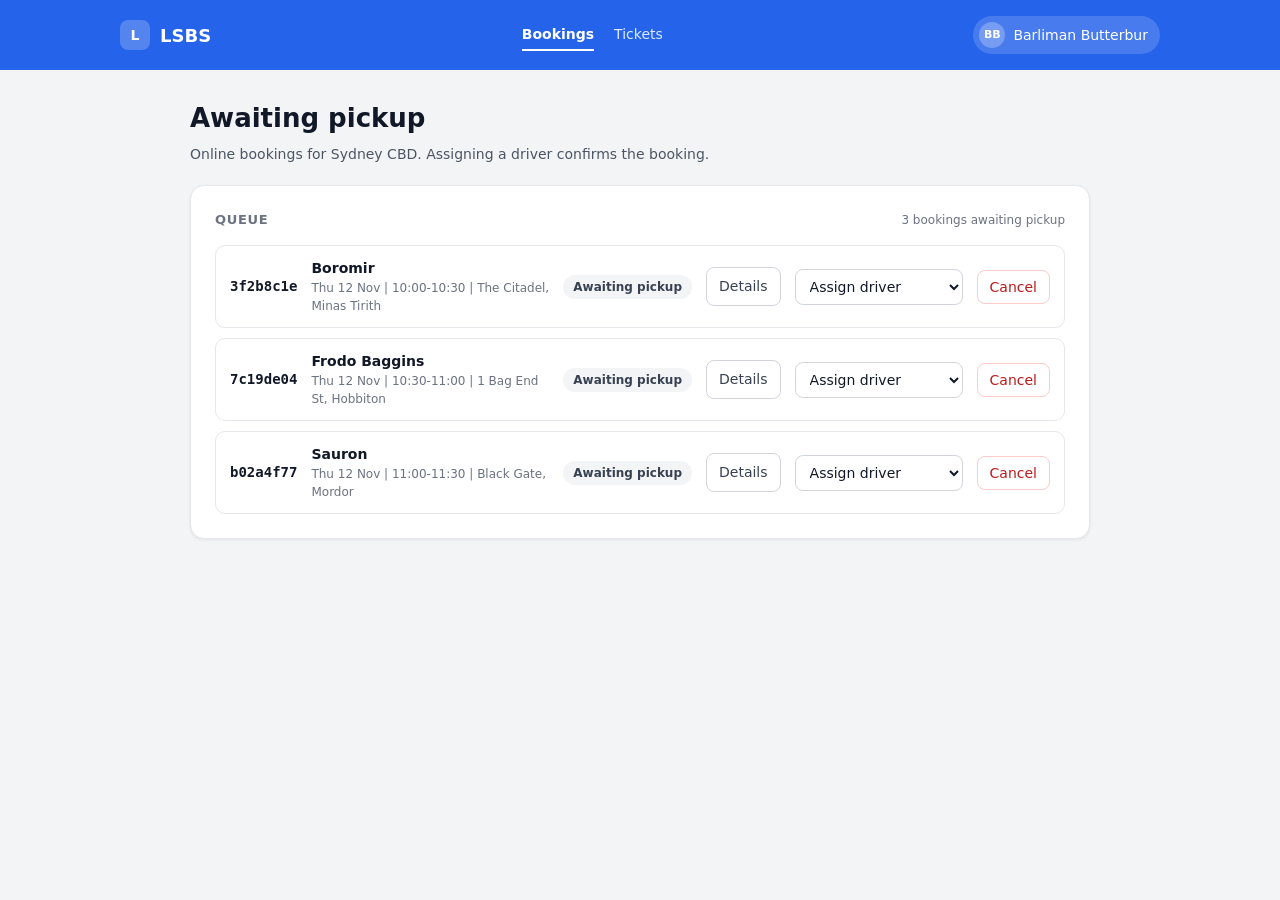
<file: docs/LSBS Hi-fi Wireframe Manager.html>
<!doctype html>
<html lang="en">
<head>
<meta charset="utf-8">
<meta name="viewport" content="width=device-width, initial-scale=1">
<title>Bookings · LSBS Manager</title>
</head>
<body style="margin:0;font-family:system-ui,-apple-system,'Segoe UI',Roboto,Arial,sans-serif;background:#f3f4f6;color:#111827;line-height:1.5;">

<header style="background:#2563eb;color:#ffffff;padding:16px 24px;">
  <div style="max-width:1040px;margin:0 auto;display:flex;align-items:center;justify-content:space-between;gap:16px;flex-wrap:wrap;">
    <div style="display:flex;align-items:center;gap:10px;font-weight:700;font-size:18px;">
      <span aria-hidden="true" style="width:30px;height:30px;border-radius:8px;background:rgba(255,255,255,0.22);display:grid;place-items:center;font-size:14px;">L</span>
      <span>LSBS</span>
    </div>
    <nav aria-label="Main" style="display:flex;gap:20px;font-size:14px;">
      <a href="#bookings" aria-current="page" style="color:#ffffff;text-decoration:none;padding:4px 0;border-bottom:2px solid #ffffff;font-weight:600;">Bookings</a>
      <a href="#tickets" style="color:#dbeafe;text-decoration:none;padding:4px 0;border-bottom:2px solid transparent;">Tickets</a>
    </nav>
    <div style="display:flex;align-items:center;gap:8px;font-size:14px;background:rgba(255,255,255,0.16);padding:6px 12px 6px 6px;border-radius:999px;">
      <span aria-hidden="true" style="width:26px;height:26px;border-radius:50%;background:rgba(255,255,255,0.25);display:grid;place-items:center;font-size:11px;font-weight:700;">BB</span>
      <span>Barliman Butterbur</span>
    </div>
  </div>
</header>

<main id="bookings" style="max-width:900px;margin:32px auto 64px;padding:0 20px;">
  <h1 style="margin:0 0 8px;font-size:26px;line-height:1.3;">Awaiting pickup</h1>
  <p style="margin:0 0 20px;color:#4b5563;font-size:14px;">Online bookings for Sydney CBD. Assigning a driver confirms the booking.</p>

  <div id="flash" role="status" style="display:none;align-items:flex-start;gap:8px;padding:12px;border:1px solid #bbf7d0;border-radius:10px;background:#f0fdf4;color:#166534;font-size:13px;margin-bottom:16px;">
    <svg aria-hidden="true" width="18" height="18" viewBox="0 0 24 24" fill="none" stroke="currentColor" stroke-width="2" stroke-linecap="round" stroke-linejoin="round" style="flex:none;margin-top:1px;"><path d="M22 11.08V12a10 10 0 1 1-5.93-9.14"></path><polyline points="22 4 12 14.01 9 11.01"></polyline></svg>
    <span id="flash-text"></span>
  </div>

  <section style="background:#ffffff;border:1px solid #e5e7eb;border-radius:14px;padding:24px;box-shadow:0 1px 3px rgba(17,24,39,0.08);">
    <div style="display:flex;align-items:center;justify-content:space-between;gap:12px;flex-wrap:wrap;margin-bottom:16px;">
      <h2 style="margin:0;font-size:13px;font-weight:600;letter-spacing:0.05em;text-transform:uppercase;color:#6b7280;">Queue</h2>
      <span id="count" style="font-size:12px;color:#6b7280;">3 bookings awaiting pickup</span>
    </div>

    <div id="rows" style="display:grid;gap:10px;">

      <div class="row" data-ticket="3f2b8c1e" style="display:flex;align-items:center;gap:14px;flex-wrap:wrap;padding:12px 14px;border:1px solid #e5e7eb;border-radius:10px;font-size:14px;">
        <span style="font-family:ui-monospace,Menlo,Consolas,monospace;font-weight:600;">3f2b8c1e</span>
        <span style="flex:1 1 220px;min-width:0;">
          <span style="display:block;font-weight:600;">Boromir</span>
          <span style="display:block;font-size:12px;color:#6b7280;">Thu 12 Nov | 10:00-10:30 | The Citadel, Minas Tirith</span>
        </span>
        <span class="badge" style="padding:3px 10px;border-radius:999px;background:#f3f4f6;color:#374151;font-size:12px;font-weight:600;">Awaiting pickup</span>
        <a href="desktop/lsbs-manager-booking.html" style="padding:8px 12px;border:1px solid #d1d5db;border-radius:8px;background:#ffffff;color:#374151;font-size:14px;text-decoration:none;">Details</a>
        <select class="driver" aria-label="Assign driver" style="padding:8px 10px;border:1px solid #d1d5db;border-radius:8px;background:#ffffff;font-size:14px;font-family:inherit;color:#111827;">
          <option value="">Assign driver</option>
          <option value="Eowyn">Eowyn</option>
          <option value="Samwise Gamgee">Samwise Gamgee</option>
        </select>
        <button type="button" class="cancel" style="padding:8px 12px;border:1px solid #fecaca;border-radius:8px;background:#ffffff;color:#b91c1c;font-size:14px;font-family:inherit;cursor:pointer;">Cancel</button>
      </div>

      <div class="row" data-ticket="7c19de04" style="display:flex;align-items:center;gap:14px;flex-wrap:wrap;padding:12px 14px;border:1px solid #e5e7eb;border-radius:10px;font-size:14px;">
        <span style="font-family:ui-monospace,Menlo,Consolas,monospace;font-weight:600;">7c19de04</span>
        <span style="flex:1 1 220px;min-width:0;">
          <span style="display:block;font-weight:600;">Frodo Baggins</span>
          <span style="display:block;font-size:12px;color:#6b7280;">Thu 12 Nov | 10:30-11:00 | 1 Bag End St, Hobbiton</span>
        </span>
        <span class="badge" style="padding:3px 10px;border-radius:999px;background:#f3f4f6;color:#374151;font-size:12px;font-weight:600;">Awaiting pickup</span>
        <a href="desktop/lsbs-manager-booking.html" style="padding:8px 12px;border:1px solid #d1d5db;border-radius:8px;background:#ffffff;color:#374151;font-size:14px;text-decoration:none;">Details</a>
        <select class="driver" aria-label="Assign driver" style="padding:8px 10px;border:1px solid #d1d5db;border-radius:8px;background:#ffffff;font-size:14px;font-family:inherit;color:#111827;">
          <option value="">Assign driver</option>
          <option value="Eowyn">Eowyn</option>
          <option value="Samwise Gamgee">Samwise Gamgee</option>
        </select>
        <button type="button" class="cancel" style="padding:8px 12px;border:1px solid #fecaca;border-radius:8px;background:#ffffff;color:#b91c1c;font-size:14px;font-family:inherit;cursor:pointer;">Cancel</button>
      </div>

      <div class="row" data-ticket="b02a4f77" style="display:flex;align-items:center;gap:14px;flex-wrap:wrap;padding:12px 14px;border:1px solid #e5e7eb;border-radius:10px;font-size:14px;">
        <span style="font-family:ui-monospace,Menlo,Consolas,monospace;font-weight:600;">b02a4f77</span>
        <span style="flex:1 1 220px;min-width:0;">
          <span style="display:block;font-weight:600;">Sauron</span>
          <span style="display:block;font-size:12px;color:#6b7280;">Thu 12 Nov | 11:00-11:30 | Black Gate, Mordor</span>
        </span>
        <span class="badge" style="padding:3px 10px;border-radius:999px;background:#f3f4f6;color:#374151;font-size:12px;font-weight:600;">Awaiting pickup</span>
        <a href="desktop/lsbs-manager-booking.html" style="padding:8px 12px;border:1px solid #d1d5db;border-radius:8px;background:#ffffff;color:#374151;font-size:14px;text-decoration:none;">Details</a>
        <select class="driver" aria-label="Assign driver" style="padding:8px 10px;border:1px solid #d1d5db;border-radius:8px;background:#ffffff;font-size:14px;font-family:inherit;color:#111827;">
          <option value="">Assign driver</option>
          <option value="Eowyn">Eowyn</option>
          <option value="Samwise Gamgee">Samwise Gamgee</option>
        </select>
        <button type="button" class="cancel" style="padding:8px 12px;border:1px solid #fecaca;border-radius:8px;background:#ffffff;color:#b91c1c;font-size:14px;font-family:inherit;cursor:pointer;">Cancel</button>
      </div>

    </div>

    <div id="confirm" style="display:none;margin-top:16px;padding:14px;border:1px solid #fecaca;border-radius:10px;background:#fef2f2;">
      <p style="margin:0;font-size:13px;color:#b91c1c;">Cancel booking <strong id="confirm-id">3f2b8c1e</strong>? The action is logged against your user.</p>
      <div style="display:flex;gap:8px;margin-top:10px;flex-wrap:wrap;">
        <button type="button" id="confirm-yes" style="padding:8px 14px;border:1px solid #dc2626;border-radius:8px;background:#dc2626;color:#ffffff;font-size:14px;font-family:inherit;font-weight:600;cursor:pointer;">Cancel booking</button>
        <button type="button" id="confirm-no" style="padding:8px 14px;border:1px solid #d1d5db;border-radius:8px;background:#ffffff;color:#374151;font-size:14px;font-family:inherit;cursor:pointer;">Keep</button>
      </div>
    </div>

    <div id="empty" style="display:none;flex-direction:column;align-items:center;gap:6px;padding:28px 20px;border:1px dashed #d1d5db;border-radius:10px;text-align:center;">
      <svg aria-hidden="true" width="32" height="32" viewBox="0 0 24 24" fill="none" stroke="#6b7280" stroke-width="1.75" stroke-linecap="round" stroke-linejoin="round"><rect x="3" y="4" width="18" height="16" rx="2"></rect><line x1="3" y1="10" x2="21" y2="10"></line><line x1="8" y1="15" x2="16" y2="15"></line></svg>
      <span style="font-size:14px;font-weight:600;">No bookings awaiting pickup</span>
      <span style="font-size:12px;color:#6b7280;">New online bookings for Sydney CBD appear here.</span>
    </div>

  </section>
</main>

<script>
(function () {
  var badges = {
    'Awaiting pickup': ['#f3f4f6', '#374151'],
    'Pickup assigned': ['#eff6ff', '#1d4ed8'],
    'Collected': ['#fffbeb', '#92400e'],
    'Processing': ['#f5f3ff', '#6d28d9'],
    'Cancelled': ['#fef2f2', '#b91c1c']
  };
  var rows = document.querySelectorAll('.row');
  var count = document.getElementById('count');
  var empty = document.getElementById('empty');
  var flash = document.getElementById('flash');
  var flashText = document.getElementById('flash-text');
  var confirmBox = document.getElementById('confirm');
  var confirmId = document.getElementById('confirm-id');
  var confirmYes = document.getElementById('confirm-yes');
  var confirmNo = document.getElementById('confirm-no');
  var pending = null;

  function setBadge(el, status) {
    el.textContent = status;
    el.style.background = badges[status][0];
    el.style.color = badges[status][1];
  }

  function badgeOf(row) { return row.querySelector('.badge'); }
  function isOpen(row) { return badgeOf(row).textContent === 'Awaiting pickup'; }

  function refresh() {
    var open = 0;
    rows.forEach(function (row) { if (isOpen(row)) open++; });
    count.textContent = open + (open === 1 ? ' booking awaiting pickup' : ' bookings awaiting pickup');
    var allHandled = open === 0;
    document.getElementById('rows').style.display = allHandled ? 'none' : 'grid';
    empty.style.display = allHandled ? 'flex' : 'none';
    if (allHandled) confirmBox.style.display = 'none';
  }

  function say(message) {
    flashText.textContent = message;
    flash.style.display = 'flex';
  }

  rows.forEach(function (row) {
    var select = row.querySelector('.driver');
    var cancel = row.querySelector('.cancel');

    select.addEventListener('change', function () {
      if (!select.value) return;
      setBadge(badgeOf(row), 'Pickup assigned');
      select.disabled = true;
      select.style.opacity = '0.6';
      say(select.value + ' assigned to ' + row.getAttribute('data-ticket') + '. Booking confirmed.');
      refresh();
    });

    cancel.addEventListener('click', function () {
      pending = row;
      confirmId.textContent = row.getAttribute('data-ticket');
      confirmBox.style.display = 'block';
      confirmBox.scrollIntoView({ block: 'nearest' });
    });
  });

  confirmYes.addEventListener('click', function () {
    if (!pending) return;
    setBadge(badgeOf(pending), 'Cancelled');
    pending.querySelector('.driver').disabled = true;
    pending.querySelector('.driver').style.opacity = '0.5';
    pending.querySelector('.cancel').disabled = true;
    pending.querySelector('.cancel').style.opacity = '0.5';
    pending.querySelector('.cancel').style.cursor = 'not-allowed';
    confirmBox.style.display = 'none';
    pending = null;
    refresh();
  });

  confirmNo.addEventListener('click', function () {
    confirmBox.style.display = 'none';
    pending = null;
  });

  refresh();
})();
</script>

</body>
</html>
</file>
